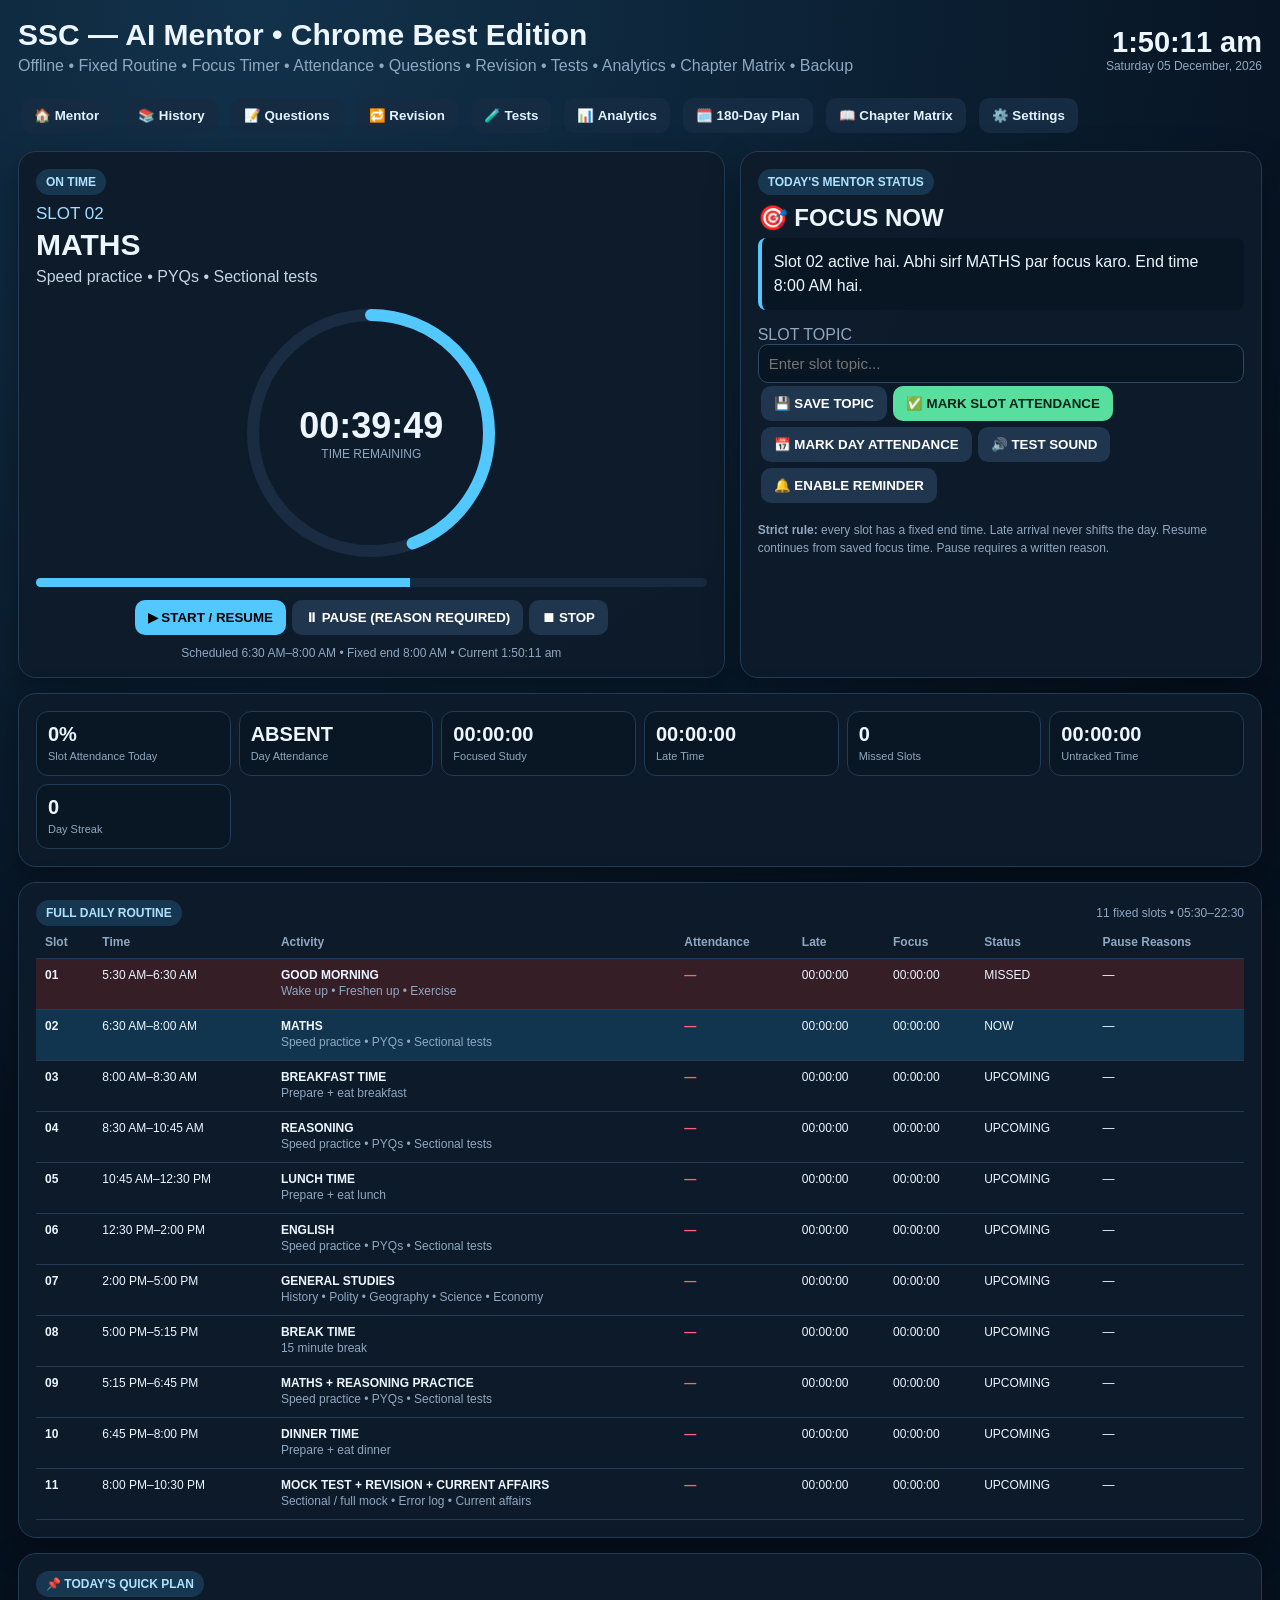
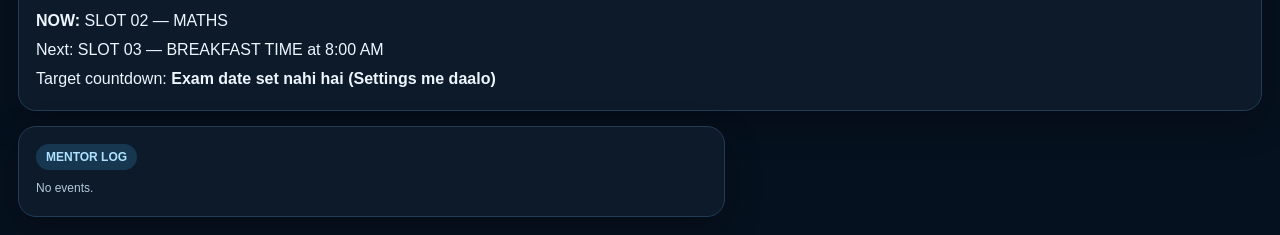
<file: UPDATE WEPSIDE/EXAM_MENTOR.html>
<!doctype html>
<html lang="en">
<head>
<meta charset="utf-8">
<meta name="viewport" content="width=device-width,initial-scale=1">
<title>AI Mentor</title>
<link rel="manifest" href="./manifest.json"><meta name="theme-color" content="#06111f">
<style>
:root{--bg:#06111f;--card:#0d1b2b;--line:#223c57;--text:#edf6ff;--muted:#8fa8c1;--blue:#53c8ff;--green:#58dfa0;--red:#ff6378;--yellow:#ffd166;--purple:#b79cff}
*{box-sizing:border-box}body{margin:0;background:radial-gradient(circle at 20% 0,#12324b,#06111f 55%);color:var(--text);font-family:Segoe UI,Arial,sans-serif}
.app{max-width:1450px;margin:auto;padding:18px}.top{display:flex;justify-content:space-between;align-items:center;gap:15px;flex-wrap:wrap}.brand h1{margin:0;font-size:30px}.brand p{margin:5px 0;color:var(--muted)}.clock{text-align:right;font-size:29px;font-weight:800}.date{font-size:12px;color:var(--muted);font-weight:400}
nav{display:flex;gap:7px;flex-wrap:wrap;margin:15px 0}nav button{background:#142b42;color:#dff4ff}
.grid{display:grid;grid-template-columns:1.15fr .85fr;gap:15px}.card{background:#0d1b2bf2;border:1px solid var(--line);border-radius:18px;padding:17px;box-shadow:0 12px 35px #0005}.wide{grid-column:1/-1}
.badge{display:inline-block;background:#173650;color:#aee2ff;border-radius:20px;padding:6px 10px;font-size:12px;font-weight:800}
.slot{font-size:17px;color:#9fdfff;margin-top:9px}.task{font-size:30px;font-weight:850;margin:4px 0}.topic{color:#c5d5e5;margin:6px 0 12px}
.circle{width:270px;height:270px;margin:8px auto;position:relative}.circle svg{width:100%;height:100%;transform:rotate(-90deg)}circle{fill:none;stroke-width:12}.track{stroke:#1a2c42}.fill{stroke:var(--blue);stroke-linecap:round}
.time{position:absolute;inset:0;display:flex;align-items:center;justify-content:center;flex-direction:column}.time b{font-size:36px}.time span{color:var(--muted);font-size:12px}
button{border:0;border-radius:10px;padding:10px 13px;margin:3px;background:var(--blue);font-weight:800;cursor:pointer}button.alt{background:#20364f;color:white}button.green{background:var(--green);color:#062116}button.red{background:var(--red);color:#2a0610}button.yellow{background:var(--yellow);color:#211a00}
input,select,textarea{width:100%;background:#081522;color:white;border:1px solid #2b4966;border-radius:10px;padding:10px;font-size:15px}textarea{min-height:80px;resize:vertical}
.advice{background:#081624;border-left:4px solid var(--blue);border-radius:8px;padding:12px;line-height:1.5}.muted{color:var(--muted)}
.stats{display:grid;grid-template-columns:repeat(6,1fr);gap:8px}.stat{background:#091624;border:1px solid var(--line);border-radius:12px;padding:11px}.stat b{font-size:20px;display:block}.stat span{font-size:11px;color:var(--muted)}
table{width:100%;border-collapse:collapse}
.ok{font-weight:850}.bad{font-weight:850}th,td{padding:9px;border-bottom:1px solid var(--line);text-align:left;font-size:12px;vertical-align:top}th{color:var(--muted)}tr.now{background:#12354f}tr.missed{background:#361e27}tr.late{background:#332c19}
.progress{height:9px;background:#16293e;border-radius:20px;overflow:hidden;margin:10px 0}.bar{height:100%;background:var(--blue);width:0}
.log{max-height:240px;overflow:auto;font-size:12px;color:#b6c9db;line-height:1.7}.formgrid{display:grid;grid-template-columns:repeat(3,1fr);gap:9px}.formgrid2{display:grid;grid-template-columns:1fr 1fr;gap:9px}
.panel{display:none}.panel.active{display:block}.pill{display:inline-block;padding:4px 8px;border-radius:20px;background:#173650;margin:2px;font-size:11px}.ok{color:var(--green)}.warn{color:var(--yellow)}.bad{color:var(--red)}
.small{font-size:12px;color:var(--muted);line-height:1.5}.list{display:grid;gap:8px}.item{background:#091624;border:1px solid var(--line);border-radius:12px;padding:10px}
@media(max-width:950px){.grid{grid-template-columns:1fr}.wide{grid-column:auto}.stats{grid-template-columns:repeat(3,1fr)}.formgrid{grid-template-columns:1fr 1fr}.clock{font-size:22px}.circle{width:230px;height:230px}}
@media(max-width:600px){.stats,.formgrid,.formgrid2{grid-template-columns:1fr}.app{padding:10px}.task{font-size:24px}}
</style>
</head>
<body>
<div class="app">
<div class="top">
  <div class="brand"><h1>NEET 2027 — AI Mentor • Chrome Best Edition</h1><p>Offline • Fixed Routine • Focus Timer • Attendance • Questions • Revision • Tests • Analytics • Chapter Matrix • Backup</p></div>
  <div class="clock"><div id="clock">--:--:--</div><div class="date" id="date">--</div></div>
</div>

<nav>
<button onclick="tab('home')">🏠 Mentor</button><button onclick="tab('history')">📚 History</button><button onclick="tab('questions')">📝 Questions</button><button onclick="tab('revision')">🔁 Revision</button><button onclick="tab('tests')">🧪 Tests</button><button onclick="tab('analytics')">📊 Analytics</button><button onclick="tab('roadmap')">🗓️ 188-Day Plan</button><button onclick="tab('chapters')">📖 Chapter Matrix</button><button onclick="tab('settings')">⚙️ Settings</button>
</nav>

<div id="home" class="panel active">
<div class="grid">
<section class="card">
 <span class="badge" id="status">CHECKING</span>
 <div class="slot" id="slot">SLOT —</div><div class="task" id="task">Loading…</div><div class="topic" id="topic">—</div>
 <div class="circle"><svg viewBox="0 0 270 270"><circle class="track" cx="135" cy="135" r="118"/><circle class="fill" id="ring" cx="135" cy="135" r="118"/></svg><div class="time"><b id="timer">00:00:00</b><span>TIME REMAINING</span></div></div>
 <div class="progress"><div class="bar" id="bar"></div></div>
 <div style="text-align:center"><button onclick="startTimer()">▶ START / RESUME</button><button class="alt" onclick="pauseTimer()">⏸ PAUSE (REASON REQUIRED)</button><button class="alt" onclick="stopTimer()">⏹ STOP</button></div>
 <div class="muted" id="timing" style="text-align:center;font-size:12px;margin-top:8px">—</div>
</section>

<section class="card">
 <span class="badge">TODAY'S MENTOR STATUS</span><h2 id="mentor" style="margin:9px 0 6px">—</h2><div class="advice" id="advice">—</div>
 <div style="margin-top:16px"><label class="muted">SLOT TOPIC</label><input id="topicInput" placeholder="Enter slot topic..."></div>
 <button class="alt" onclick="saveTopic()">💾 SAVE TOPIC</button><button class="green" onclick="markCurrentSlot()">✅ MARK SLOT ATTENDANCE</button><button class="alt" onclick="markDayAttendance()">📅 MARK DAY ATTENDANCE</button><button class="alt" onclick="testSound()">🔊 TEST SOUND</button><button class="alt" onclick="notifyMe()">🔔 ENABLE REMINDER</button>
 <div class="guide small" style="margin-top:15px"><b>Strict rule:</b> every slot has a fixed end time. Late arrival never shifts the day. Resume continues from saved focus time. Pause requires a written reason.</div>
 <div id="lateMsg" class="small" style="margin-top:10px"></div>
</section>

<section class="card wide"><div class="stats">
<div class="stat"><b id="attendance">0%</b><span>Slot Attendance Today</span></div><div class="stat"><b id="dayAttend">ABSENT</b><span>Day Attendance</span></div><div class="stat"><b id="study">00:00:00</b><span>Focused Study</span></div><div class="stat"><b id="late">00:00:00</b><span>Late Time</span></div><div class="stat"><b id="missed">0</b><span>Missed Slots</span></div><div class="stat"><b id="waste">00:00:00</b><span>Untracked Time</span></div><div class="stat"><b id="streak">0</b><span>Day Streak</span></div>
</div></section>

<section class="card wide">
<div style="display:flex;justify-content:space-between;align-items:center;gap:8px;flex-wrap:wrap"><span class="badge">FULL DAILY ROUTINE</span><span class="small">11 fixed slots • 05:30–23:45</span></div>
<table><thead><tr><th>Slot</th><th>Time</th><th>Activity</th><th>Attendance</th><th>Late</th><th>Focus</th><th>Status</th><th>Pause Reasons</th></tr></thead><tbody id="rows"></tbody></table>
</section>

<section class="card wide"><span class="badge">📌 TODAY'S QUICK PLAN</span><div id="quickPlan" style="line-height:1.8;margin-top:10px"></div></section>
<section class="card"><span class="badge">MENTOR LOG</span><div id="log" class="log" style="margin-top:8px">No events.</div></section>
</div></div>


<div id="history" class="panel"><section class="card">
<h2>📚 Day-by-Day History</h2>
<div class="formgrid2"><label>Search Date<input id="historySearch" placeholder="YYYY-MM-DD" oninput="renderHistory()"></label><div><button class="alt" onclick="renderHistory()">🔄 REFRESH HISTORY</button></div></div>
<div style="overflow:auto;margin-top:12px"><table><thead><tr><th>Date</th><th>Day Attendance</th><th>Slots</th><th>Focus</th><th>Late</th><th>Missed</th><th>Questions</th><th>Accuracy</th></tr></thead><tbody id="historyRows"></tbody></table></div>
</section></div>
<div id="questions" class="panel"><section class="card">
<h2>📝 Daily Question Tracker</h2><div class="formgrid" id="qForm"></div><button class="green" onclick="saveQuestions()">💾 SAVE TODAY'S QUESTIONS</button><div id="questionStats" style="margin-top:14px"></div></section></div>

<div id="revision" class="panel"><section class="card">
<h2>🔁 Revision Tracker</h2><div class="formgrid2"><label>Chapter / Topic<input id="revTopic" placeholder="e.g. Cell Cycle"></label><label>Revision Round<select id="revRound"><option>1st Revision</option><option>2nd Revision</option><option>3rd Revision</option><option>Final Revision</option></select></label></div>
<label style="display:block;margin-top:9px">Notes / Weak Point<textarea id="revNote" placeholder="क्या भूल रहे हो / क्या revise करना है?"></textarea></label><button class="green" onclick="addRevision()">➕ ADD REVISION</button><div id="revisionList" class="list" style="margin-top:14px"></div></section></div>

<div id="tests" class="panel"><section class="card">
<h2>🧪 Mock Test Tracker</h2><div class="formgrid" id="testForm"></div>
<button class="green" onclick="addTest()">➕ SAVE TEST</button><div id="testList" class="list" style="margin-top:14px"></div></section></div>

<div id="analytics" class="panel"><section class="card">
<h2>📊 Complete Analysis — Today / 7 Days / Month</h2><div class="stats"><div class="stat"><b id="dayAttend">0%</b><span>Day Attendance</span></div><div class="stat"><b id="dayStudy">0m</b><span>Day Focus</span></div><div class="stat"><b id="weekAttend">0%</b><span>7-Day Attendance</span></div><div class="stat"><b id="weekStudy">0m</b><span>7-Day Focus</span></div><div class="stat"><b id="monthAttend">0%</b><span>Month Attendance</span></div><div class="stat"><b id="monthStudy">0m</b><span>Month Focus</span></div></div><div id="analyticsDetail" style="line-height:1.8;margin-top:14px"></div>
<h3>Subject-wise Focus</h3><div id="subjectFocus"></div><h3>Recent Mock Tests</h3><div id="testAnalytics"></div></section></div>


<div id="roadmap" class="panel"><section class="card">
<h2>🗓️ NEET 2027 — 188-Day Roadmap & 7-Day Target Lock</h2>
<p class="small">Start: 26 Oct 2026. Plan is editable and stored only in this browser. Exam date is provisional; update it in Settings when officially confirmed.</p>
<div class="formgrid2">
<label>Roadmap Start Date<input id="roadmapStart" type="date" value="2026-10-26"></label>
<label>Daily Plan Date<input id="roadmapDate" type="date"></label>
</div>
<div class="formgrid" id="roadForm"></div>
<label>Questions / revision / test target<textarea id="roadPractice" placeholder="MCQs, PYQs, revision or test"></textarea></label>
<button class="green" onclick="saveRoadDay()">💾 SAVE DAILY PLAN</button>
<button class="alt" onclick="loadRoadDay()">LOAD SELECTED DATE</button>
<hr style="border-color:#223c57;margin:18px 0">
<h3>7-Day Target Lock</h3>
<label>Week starting date<input id="weekDate" type="date"></label>
<label>Next 7 days target<textarea id="weekTarget" placeholder="Biology: ...&#10;Chemistry: ...&#10;Physics: ...&#10;Test / revision: ..."></textarea></label>
<button class="yellow" onclick="saveWeekTarget()">🔒 LOCK / UPDATE 7-DAY TARGET</button>
<div id="weekTargetStatus" class="advice" style="margin-top:8px"></div>
<hr style="border-color:#223c57;margin:18px 0">
<div class="row" style="display:flex;gap:8px;flex-wrap:wrap;align-items:center">
<button class="alt" onclick="generateRoadmap()">GENERATE 188-DAY OUTLINE</button>
<button class="alt" onclick="renderRoadmap()">REFRESH ROADMAP</button>
</div>
<div id="roadmapSummary" class="advice" style="margin-top:12px"></div>
<div style="overflow:auto;margin-top:12px"><table><thead><tr id="roadHead"></tr></thead><tbody id="roadmapRows"></tbody></table></div>
</section></div>

<div id="chapters" class="panel"><section class="card">
<h2>📖 NEET Chapter Matrix — Subject-wise System</h2>
<div class="advice">Official-syllabus baseline: NEET UG 2026 syllabus (latest official syllabus located during this update). NEET UG 2027 syllabus has not been located as a published official document as of 26 Oct 2026; when NMC/NTA publish it, compare and update this list. Your Efforts vs Rewards PDF is used as a separate priority signal, not as a reason to skip any syllabus chapter.</div>
<div class="stats" style="margin-top:12px">
<div class="stat"><b id="chTotal">0</b><span>Chapters in tracker</span></div>
<div class="stat"><b id="chDone">0</b><span>Marked complete</span></div>
<div class="stat"><b id="chProgress">0%</b><span>Overall completion</span></div>
<div class="stat"><b id="chHigh">0</b><span>High-priority chapters (yours)</span></div>
<div class="stat"><b id="chPending">0</b><span>Not started</span></div>
<div class="stat"><b id="chSubs">0</b><span>Subjects</span></div>
</div>
<div class="formgrid" style="margin-top:12px">
<label>Section<select id="chapterSubject" onchange="renderChapters()"><option value="All">All Sections</option><option>Physics</option><option>Physical Chemistry</option><option>Organic Chemistry</option><option>Inorganic Chemistry</option><option>Botany</option><option>Zoology</option></select></label>
<label>Completion status<select id="chapterStatusFilter" onchange="renderChapters()"><option value="All">All statuses</option><option value="Not started">Not started</option><option value="Lectures in progress">Lectures in progress</option><option value="Questions in progress">Questions in progress</option><option value="Revision pending">Revision pending</option><option value="Completed">Completed</option></select></label>
<label>Search chapter<input id="chapterSearch" placeholder="Search chapter..." oninput="renderChapters()"></label>
</div>
<div class="formgrid2" style="margin-top:10px">
<label>Show priority<select id="chapterPriorityFilter" onchange="renderChapters()"><option value="All">All priorities</option><option value="High">High efficiency (PDF)</option><option value="Medium">Medium efficiency (PDF)</option><option value="Unranked">Not ranked in supplied PDF</option></select></label>
<div><button class="alt" onclick="exportChapterCSV()">⬇ Export Chapter Matrix CSV</button><button class="alt" onclick="resetChapterStatuses()">Reset chapter statuses</button></div>
</div>
<p class="small">Workflow for each chapter: mark lecture progress → complete NCERT/notes → log chapter-wise MCQs/PYQs in your question notebook → revise → mark complete. The status is saved locally on this browser/device.</p>
<div style="overflow:auto;margin-top:12px"><table><thead><tr><th>Section</th><th>Chapter</th><th>Your priority</th><th>Recommended chapter workflow</th><th>Status</th><th>Target date</th><th>Notes</th></tr></thead><tbody id="chapterRows"></tbody></table></div>
<div id="chapterFooter" class="advice" style="margin-top:12px"></div>
</section></div>

<div id="settings" class="panel"><section class="card">
<h2>⚙️ Backup / Settings</h2><div class="formgrid2"><label>NEET Target Date<input id="targetDate" type="date"></label><label>Reminder Minutes Before Slot<input id="reminderMin" type="number" min="0" max="60" value="2"></label></div>
<div style="margin-top:10px"><button onclick="exportData()">⬇ EXPORT BACKUP</button><button onclick="importData()">⬆ IMPORT BACKUP</button><button class="red" onclick="resetToday()">RESET TODAY</button><button class="yellow" onclick="clearAllData()">CLEAR ALL DATA</button></div>
<div class="advice" style="margin-top:12px"><b>NEET 2027 Countdown:</b> <span id="countdown"></span><br><span class="small">Default target: 02 May 2027. Change it above if the official exam date differs.</span></div>
<p class="small">Data stays in this Chrome browser using localStorage. Export a JSON backup regularly. This is a standalone offline app; no account or server is required.</p></section></div>
</div>

<script>
/* ===== EXAM CONFIG (SSC / Computer Science / GATE / JEE / UPSC) ===== */
const CFG=(function(){
const P=new URLSearchParams(location.search),ID=P.get('exam')||'SSC',KEY="ajay_mentor_"+ID.replace(/\s+/g,'_')+"_v1";
const parse=(s,subject)=>{let part='',o=[];s.split(';').forEach(x=>{x=x.trim();if(!x)return;if(x[0]==='#')part=x.slice(1);else o.push({section:subject,part,name:x})});return o};
const today=new Date().toLocaleDateString('en-CA',{timeZone:'Asia/Kolkata'});
const slots=(L,pd)=>{const m=(n,i,a,b)=>[n,L[i][0],a,b,L[i][2]||pd,L[i][1]];return[
["01","GOOD MORNING","05:30","06:30","Wake up • Freshen up • Exercise",null],m("02",0,"06:30","08:00"),
["03","BREAKFAST TIME","08:00","08:30","Prepare + eat breakfast",null],m("04",1,"08:30","10:45"),
["05","LUNCH TIME","10:45","12:30","Prepare + eat lunch",null],m("06",2,"12:30","14:00"),m("07",3,"14:00","17:00"),
["08","BREAK TIME","17:00","17:15","15 minute break",null],m("09",4,"17:15","18:45"),
["10","DINNER TIME","18:45","20:00","Prepare + eat dinner",null],m("11",5,"20:00","22:30")]};
const EM="#Core;Linear Algebra;Calculus;Differential Equations;Complex Variables;Probability & Statistics;Numerical Methods;Transform Theory;Discrete Mathematics & Graph Theory (CS/IT)";
const GA="#Verbal;Grammar & Sentence Completion;Vocabulary & Verbal Reasoning;Reading Comprehension;#Numerical;Arithmetic & Data Interpretation;Algebra & Mensuration;Probability & Permutation;Logical & Spatial Reasoning";
const BR={"CS & IT":"#Core;Digital Logic;Computer Organization & Architecture;Programming & Data Structures;Algorithms;Theory of Computation;Compiler Design;Operating Systems;Databases;Computer Networks",
"Mechanical":"#Core;Engineering Mechanics;Strength of Materials;Theory of Machines;Machine Design;Fluid Mechanics;Heat Transfer;Thermodynamics;IC Engines, Refrigeration & Power Plants;Manufacturing Engineering;Industrial Engineering;Materials Science",
"Electrical":"#Core;Electric Circuits;Electromagnetic Fields;Signals & Systems;Electrical Machines;Power Systems;Control Systems;Electrical & Electronic Measurements;Analog Electronics;Digital Electronics;Power Electronics",
"Civil":"#Core;Engineering Mechanics;Structural Analysis;RCC & Steel Design;Geotechnical Engineering;Fluid Mechanics & Hydraulics;Hydrology & Irrigation;Environmental Engineering;Transportation Engineering;Surveying;Construction Materials & Management"};
let branch=null;try{branch=JSON.parse(localStorage.getItem(KEY)||"{}").branch}catch(e){} branch=BR[branch]?branch:"CS & IT";
const GP="PYQs • Numerical practice • Topic tests";
const EX={
SSC:{short:"SSC",subs:["Maths","Reasoning","English","GS"],total:200,days:180,pd:"Speed practice • PYQs • Sectional tests",
L:[["MATHS","Maths"],["REASONING","Reasoning"],["ENGLISH","English"],["GENERAL STUDIES","GS","History • Polity • Geography • Science • Economy"],["MATHS + REASONING PRACTICE","Maths"],["MOCK TEST + REVISION + CURRENT AFFAIRS","GS","Sectional / full mock • Error log • Current affairs"]],
ch:{Maths:"#Arithmetic;Number System;Simplification & Approximation;HCF & LCM;Percentage;Ratio & Proportion;Average;Profit, Loss & Discount;Simple & Compound Interest;Time & Work;Pipes & Cisterns;Time, Speed & Distance;Mixture & Alligation;Partnership;#Algebra;Linear Equations;Quadratic Equations;Algebraic Identities;Inequalities;#Geometry;Lines & Angles;Triangles;Circles;Quadrilaterals & Polygons;Coordinate Geometry;#Mensuration;2D Mensuration;3D Mensuration;#Trigonometry;Ratios & Identities;Heights & Distances;#Data;Data Interpretation;Statistics",
Reasoning:"#Verbal;Analogy;Classification (Odd One Out);Number & Alphabet Series;Coding-Decoding;Blood Relations;Direction & Distance;Ranking & Order;Syllogism;Statement & Conclusions;Venn Diagrams;Mathematical Operations;Calendar & Clock;#Non-verbal;Figure Series;Mirror & Water Image;Paper Folding & Cutting;Embedded Figures;Counting Figures;Cubes & Dice",
English:"#Grammar;Parts of Speech;Tenses;Subject-Verb Agreement;Articles & Prepositions;Active-Passive Voice;Direct-Indirect Speech;Error Spotting;Sentence Improvement;#Vocabulary;Synonyms & Antonyms;One Word Substitution;Idioms & Phrases;Spelling Errors;#Comprehension;Reading Comprehension;Cloze Test;Para Jumbles;Fill in the Blanks",
GS:"#History;Ancient India;Medieval India;Modern India;Indian National Movement;#Polity;Constitution & Preamble;Fundamental Rights & DPSP;Parliament & Judiciary;Panchayati Raj;#Geography;Indian Geography;World Geography;Climate & Rivers;#Economy;Indian Economy Basics;Budget & Banking;#Science;Physics Basics;Chemistry Basics;Biology & Human Body;#Static GK & Current Affairs;Static GK;Awards, Books & Sports;Current Affairs"}},
"Computer Science":{short:"CS",subs:["Python","javascript","Java","C++","DSA"],total:100,days:150,pd:"Coding practice • Problems • Debugging",wf:"Concept → code along → practice problems → mini project → revision",
L:[["PYTHON","Python","Concept + code along"],["JAVASCRIPT","javascript","Concept + code along"],["JAVA","Java","Concept + code along"],["DSA LECTURE","DSA","Theory + dry run"],["CODING PRACTICE (DSA PROBLEMS)","DSA"],["C++ + PROJECT WORK + REVISION","C++","Practice • Mini project • Revision"]],
ch:{Python:"#Basics;Syntax, Variables & Data Types;Operators & Input/Output;Conditionals & Loops;Functions & Lambda;#Data;Strings;Lists & Tuples;Dictionaries & Sets;Comprehensions;#Advanced;File Handling;Exception Handling;OOP in Python;Modules & Packages;Decorators & Generators;#Libraries & Project;NumPy & Pandas;Matplotlib;Python Mini Project",
javascript:"#Basics;Variables, Types & Operators;Control Flow & Loops;Functions & Scope;Arrays & Objects;#Core;ES6+ Features;DOM Manipulation;Events;Closures & Hoisting;this, call/apply/bind;Prototypes & Classes;#Async;Callbacks & Promises;async/await & Fetch;Error Handling;Modules;LocalStorage & JSON;#Project;JavaScript Mini Project",
Java:"#Basics;Syntax, Data Types & Operators;Control Statements;Arrays & Strings;Methods;#OOP;Classes & Objects;Inheritance & Polymorphism;Abstraction & Interfaces;Encapsulation & Packages;#Advanced;Exception Handling;Collections Framework;Generics;File I/O;Multithreading;Streams & Lambda;JDBC Basics;#Project;Java Mini Project",
"C++":"#Basics;Syntax, Data Types & I/O;Control Flow & Loops;Functions & Recursion;Arrays & Strings;Pointers & References;#OOP;Classes & Objects;Constructors & Destructors;Inheritance & Polymorphism;Operator Overloading;#Advanced;Templates;STL: Vector, Map, Set;File Handling;Exception Handling;Memory Management;#Project;C++ Mini Project",
DSA:"#Basics;Complexity Analysis;Arrays;Strings;Recursion & Backtracking;Searching & Sorting;#Linear;Linked Lists;Stacks;Queues;Hashing;#Non-linear;Trees & BST;Heaps & Priority Queue;Graphs: BFS/DFS;Shortest Path;Tries;#Paradigms;Greedy;Dynamic Programming;Two Pointers & Sliding Window;Bit Manipulation;#Practice;Contests & Mock Interviews"}},
GATE:{short:"GATE",subs:["Engineering Maths","General Aptitude",branch],total:100,days:180,pd:GP,branches:Object.keys(BR),
L:[[branch+" (CORE 1)",branch],[branch+" (CORE 2)",branch],["ENGINEERING MATHS","Engineering Maths"],[branch+" LECTURE",branch],[branch+" PYQ PRACTICE",branch],["GENERAL APTITUDE + PYQs","General Aptitude"]],
ch:{"Engineering Maths":EM,"General Aptitude":GA,[branch]:BR[branch]}},
JEE:{short:"JEE",subs:["Physics","Maths","Chemistry"],total:300,days:200,pd:"MCQs • PYQs • Numericals",
L:[["MATHS","Maths"],["CHEMISTRY","Chemistry"],["CHEMISTRY QUESTIONS","Chemistry"],["PHYSICS LECTURE","Physics"],["PHYSICS QUESTIONS","Physics"],["MATHS PROBLEM PRACTICE + DOUBT BOOK","Maths","Problems • PYQs • Doubt book"]],
ch:{Physics:"#Mechanics;Units & Measurements;Kinematics;Laws of Motion;Work, Energy & Power;Rotational Motion;Gravitation;Properties of Solids & Fluids;#Thermal;Thermodynamics;Kinetic Theory;Oscillations;Waves;#Electromagnetism;Electrostatics;Capacitance;Current Electricity;Magnetic Effects of Current;Magnetism & Matter;Electromagnetic Induction;Alternating Current;EM Waves;#Optics & Modern;Ray Optics;Wave Optics;Dual Nature;Atoms & Nuclei;Semiconductors;Experimental Skills",
Maths:"#Algebra;Sets & Relations;Complex Numbers;Quadratic Equations;Sequences & Series;Permutations & Combinations;Binomial Theorem;Matrices & Determinants;Probability;Statistics;#Trigonometry;Trigonometric Functions & Equations;Inverse Trigonometry;#Coordinate Geometry;Straight Lines;Circles;Parabola;Ellipse;Hyperbola;#Calculus;Limits, Continuity & Differentiability;Application of Derivatives;Indefinite Integration;Definite Integration & Area;Differential Equations;#Vectors & 3D;Vector Algebra;3D Geometry",
Chemistry:"#Physical;Mole Concept;Atomic Structure;Thermodynamics;Chemical Equilibrium;Ionic Equilibrium;Redox Reactions;Solutions;Electrochemistry;Chemical Kinetics;Solid State & Surface Chemistry;#Inorganic;Periodic Table;Chemical Bonding;s-Block;p-Block;d & f Block;Coordination Compounds;Metallurgy & Qualitative Analysis;Environmental Chemistry;#Organic;GOC;Isomerism;Hydrocarbons;Haloalkanes & Haloarenes;Alcohols, Phenols & Ethers;Aldehydes, Ketones & Acids;Amines;Biomolecules & Polymers;Practical Chemistry"}},
UPSC:{short:"UPSC",subs:["History","Polity","Geography","Economy","Environment","Science & Tech","Current Affairs","CSAT"],total:200,days:365,pd:"MCQs • PYQs • Answer writing",wf:"Standard book/notes → notes making → PYQs + MCQs → answer writing → revision",
L:[["HISTORY","History"],["POLITY","Polity"],["GEOGRAPHY","Geography"],["ECONOMY + ENVIRONMENT + SCI-TECH","Economy","Rotate Economy • Environment • Science & Tech"],["ANSWER WRITING + MCQ PRACTICE","Polity","Answer writing • PYQs • MCQs"],["NEWSPAPER + CURRENT AFFAIRS + CSAT","Current Affairs","Newspaper • Monthly compilation • CSAT practice"]],
ch:{History:"#Ancient;Prehistoric & Indus Valley;Vedic & Mauryan Age;Gupta & Post-Gupta Period;#Medieval;Delhi Sultanate;Mughal Empire;Bhakti & Sufi Movements;#Modern;Advent of Europeans & British Expansion;Revolt of 1857;Freedom Struggle: Moderates to Gandhian Era;Post-Independence India;#Art & Culture;Architecture, Painting & Music;Religion, Literature & Festivals",
Polity:"Constitution Making & Preamble;Fundamental Rights & DPSP;Union Executive;Parliament;Judiciary;State Government;Federalism & Centre-State Relations;Local Government;Constitutional & Non-Constitutional Bodies;Amendments & Emergency;Governance & Policies",
Geography:"#Physical;Geomorphology;Climatology;Oceanography;#Indian;Physiography & Drainage;Climate, Soils & Vegetation;Agriculture & Industries;#World & Human;World Regions & Resources;Population & Settlements",
Economy:"Basic Concepts & National Income;Money, Banking & Inflation;Fiscal Policy & Budget;External Sector & Trade;Agriculture & Food Security;Industry & Infrastructure;Poverty, Unemployment & Inclusive Growth;Economic Survey & Schemes",
Environment:"Ecosystem & Biodiversity;Climate Change;Pollution & Environmental Laws;Conservation & Protected Areas;International Conventions",
"Science & Tech":"Basic Science Concepts;Space Technology;Defence & Nuclear;Biotechnology & Health;IT, AI & Cyber;Energy Technologies",
"Current Affairs":"Daily Newspaper;Monthly Compilation;Government Schemes;International Relations;Reports & Indices",
CSAT:"Reading Comprehension;Logical Reasoning;Basic Numeracy;Data Interpretation;Decision Making"}}};
const e=EX[ID]||EX.SSC,name=EX[ID]?ID:"SSC";
let chapters=[];e.subs.forEach(s=>chapters=chapters.concat(parse(e.ch[s]||"",s)));
return{id:name,title:name,short:e.short,key:KEY,slots:slots(e.L,e.pd),subjects:e.subs,chapters,total:e.total,days:e.days,target:"",start:today,branches:e.branches||null,branch,
workflow:e.wf||"Lecture/notes → chapter-wise practice + PYQs → error log → revision"}})();
</script>
<script>

let S=CFG.slots;
const KEY=CFG.key;
let db=JSON.parse(localStorage.getItem(KEY)||"null")||{topic:"Full Test Syllabus",target:CFG.target,reminder:2,days:{},revisions:[],tests:[],logs:[],roadmap:{},weekTargets:{},roadmapStart:CFG.start};
let active=-1,running=false,paused=false,startStamp=0,accBefore=0,intv=null,lastReminderKey="";
db.slotTopics ||= {}; db.roadDays ||= CFG.days; if(db.routine&&db.routine.length)S=db.routine; db.roadmap ||= {}; db.weekTargets ||= {}; db.roadmapStart ||= CFG.start;
initUI();const ring=document.getElementById("ring"),R=118,C=2*Math.PI*R;ring.style.strokeDasharray=C;ring.style.strokeDashoffset=C;
const pad=n=>String(n).padStart(2,"0");
function dateKey(d=new Date()){return d.toLocaleDateString("en-CA",{timeZone:"Asia/Kolkata"})}
function nowMin(){let s=new Date().toLocaleTimeString("en-GB",{timeZone:"Asia/Kolkata",hour12:false});let [h,m,sec]=s.split(":").map(Number);return h*60+m+sec/60}
function mins(x){let [h,m]=x.split(":").map(Number);return h*60+m}
function time12(hm){
 let [h,m]=hm.split(":").map(Number),ap=h>=12?"PM":"AM",hh=h%12||12;
 return `${hh}:${String(m).padStart(2,"0")} ${ap}`;
}
function fmt(sec){sec=Math.max(0,Math.floor(sec));let h=Math.floor(sec/3600),m=Math.floor(sec%3600/60),s=sec%60;return [h,m,s].map(pad).join(":")}
function fm(sec){sec=Math.round(sec/60);return sec>=60?`${Math.floor(sec/60)}h ${sec%60}m`:`${sec}m`}
function save(){localStorage.setItem(KEY,JSON.stringify(db))}
function today(){let k=dateKey();if(!db.days[k])db.days[k]={slots:{},questions:null};return db.days[k]}
function rec(i){return today().slots[i] ||= {study:0,late:0,att:false,opened:null,done:false,missed:false,pauseReasons:[],topic:""}}
function log(x){db.logs.unshift(`[${new Date().toLocaleString("en-IN")}] ${x}`);db.logs=db.logs.slice(0,300);save();renderLog()}
function current(){let n=nowMin();return S.findIndex(x=>n>=mins(x[2])&&n<mins(x[3]))}
function tab(id){document.querySelectorAll(".panel").forEach(x=>x.classList.remove("active"));document.getElementById(id).classList.add("active");if(id==="analytics"){renderAnalytics();renderSubjectFocus()}if(id==="history")renderHistory();if(id==="revision")renderRevisions();if(id==="tests")renderTests();if(id==="roadmap"){loadRoadDay();renderRoadmap()}if(id==="chapters"){renderChapters()}}
function startTimer(){
 let i=current();
 if(i<0&&paused&&active>=0){let n=nowMin();if(n>=mins(S[active][2])&&n<mins(S[active][3]))i=active}
 if(i<0){alert("Abhi koi active scheduled slot nahi hai.");return}
 active=i;let r=rec(i),n=nowMin();if(r.done){alert("Ye slot complete ho chuka hai.");return}
 if(!r.att){r.att=true;r.opened=Date.now();r.late=Math.max(0,Math.round((n-mins(S[i][2]))*60));today().dayAttend=true;today().dayAttendTime=today().dayAttendTime||new Date().toISOString();log(r.late?`Slot ${S[i][0]}: ${fmt(r.late)} late.`:`Slot ${S[i][0]}: on time start.`)}
 r.missed=false;accBefore=Number(r.study)||0;running=true;paused=false;startStamp=Date.now();clearInterval(intv);intv=setInterval(tick,250);testSound();save();tick()
}
function pauseTimer(){
 if(!running||active<0)return;
 let r=rec(active),total=(mins(S[active][3])-mins(S[active][2]))*60,elapsed=Math.max(0,(Date.now()-startStamp)/1000),focus=Math.min(total,accBefore+elapsed);
 let reason=prompt("⏸️ PAUSE REASON LIKHIYE\n\nExample: Bathroom jana hai / Pani peena hai / Walk karna hai\n\nReason likhkar OK/Enter dabaiye. Cancel = pause nahi hoga:");
 r.study=focus;
 if(reason===null||!reason.trim()){save();draw();alert("❌ Pause nahi hua. Reason compulsory hai.");return}
 running=false;paused=true;clearInterval(intv);intv=null;r.pauseReasons ||= [];r.pauseReasons.push({time:new Date().toISOString(),reason:reason.trim(),duration:Math.round(elapsed)});log(`⏸️ PAUSED — ${reason.trim()} (${fmt(elapsed)})`);save();draw()
}
function endTimeWatchdog(){
  if(active<0)return;
  let r=rec(active),end=mins(S[active][3])*60,now=nowMin()*60;
  if(!r.done && now>=end){
    r.done=true;
    r.study=Math.min((mins(S[active][3])-mins(S[active][2]))*60,r.study||0);
    running=false;
    paused=false;
    clearInterval(intv); intv=null;
    alarm();
    log(`TIME UP — SLOT ${S[active][0]} ${S[active][1]}`);
    draw();
    alert("⏰ TIME UP — STOP THIS SLOT NOW.");
    save();
  }
}
function stopTimer(){
 if(active>=0&&running){let r=rec(active),total=(mins(S[active][3])-mins(S[active][2]))*60,elapsed=Math.max(0,(Date.now()-startStamp)/1000);r.study=Math.min(total,accBefore+elapsed)}
 running=false;paused=false;clearInterval(intv);intv=null;if(active>=0)log(`Slot ${S[active][0]} stopped.`);save();draw()
}
setInterval(endTimeWatchdog, 250);
function tick(){
 if(active<0)return;let r=rec(active),end=mins(S[active][3])*60,rem=end-nowMin()*60,total=(mins(S[active][3])-mins(S[active][2]))*60;
 if(running){let elapsed=(Date.now()-startStamp)/1000;r.study=Math.max(r.study,Math.min(total,accBefore+elapsed));save()}
 if(rem<=0){r.done=true;r.study=Math.min(total,r.study||total);running=false;paused=false;clearInterval(intv);intv=null;alarm();log(`TIME UP — SLOT ${S[active][0]} ${S[active][1]}`);alert("⏰ TIME UP — STOP THIS SLOT NOW.")}
 draw()
}
function reconcile(){
 let n=nowMin(),d=today();
 S.forEach((x,i)=>{let r=rec(i),st=mins(x[2]),en=mins(x[3]);if(n>=en&&!r.att&&!r.done)r.missed=true;let available=Math.max(0,Math.min(en,n)-st)*60;r.waste=Math.max(0,Math.round(available-(r.study||0)))});
 save()
}
function draw(){
 let d=new Date(),n=nowMin(),i=current();document.getElementById("clock").textContent=d.toLocaleTimeString("en-IN",{hour12:true});document.getElementById("date").textContent=d.toLocaleDateString("en-IN",{weekday:"long",day:"2-digit",month:"long",year:"numeric"});
 if(i<0){document.getElementById("status").textContent="NO ACTIVE SLOT";document.getElementById("slot").textContent="SLOT —";document.getElementById("task").textContent=n<mins(S[0][2])?"WAITING FOR 05:30":"BETWEEN / AFTER SLOTS";document.getElementById("topic").textContent="";document.getElementById("timer").textContent="00:00:00";ring.style.strokeDashoffset=C;document.getElementById("bar").style.width="0";document.getElementById("mentor").textContent="SCHEDULE CHECK";document.getElementById("advice").textContent=missedCount()?`⚠️ Aaj ${missedCount()} slot(s) miss ho chuke hain.`:next();renderRows();stats();return}
 active=i;let x=S[i],st=mins(x[2]),en=mins(x[3]),rem=Math.max(0,(en-n)*60),total=(en-st)*60,r=rec(i);
 document.getElementById("status").textContent=r.late?`LATE BY ${fmt(r.late)}`:"ON TIME";document.getElementById("slot").textContent=`SLOT ${x[0]}`;document.getElementById("task").textContent=x[1];document.getElementById("topic").textContent=(rec(i).topic||db.slotTopics[i]||x[4]); document.getElementById("topicInput").value=(rec(i).topic||db.slotTopics[i]||"");document.getElementById("timer").textContent=fmt(rem);document.getElementById("timing").textContent=`Scheduled ${time12(x[2])}–${time12(x[3])} • Fixed end ${time12(x[3])} • Current ${d.toLocaleTimeString("en-IN",{hour12:true})}`;ring.style.strokeDashoffset=C*(1-rem/total);document.getElementById("bar").style.width=(100*(1-rem/total))+"%";
 document.getElementById("mentor").textContent=r.late?"⚠️ LATE ARRIVAL DETECTED":"🎯 FOCUS NOW";document.getElementById("advice").textContent=r.late?`Aap ${fmt(r.late)} late aaye. Extra time nahi. Slot ${x[0]} ${x[3]} par end hoga. Remaining ${fmt(rem)} mein task complete karo.`:`Slot ${x[0]} active hai. Abhi sirf ${x[1]} par focus karo. End time ${time12(x[3])} hai.`;document.getElementById("lateMsg").textContent=r.late?`Late arrival: ${fmt(r.late)} • Remaining: ${fmt(rem)}`:"";
 renderRows();stats();quickPlan();checkReminder()
}
function next(){let n=nowMin();for(let x of S)if(n<mins(x[2]))return`Next: SLOT ${x[0]} — ${x[1]} at ${time12(x[2])}`;return"Today's routine complete."}
function missedCount(){return S.filter((x,i)=>rec(i).missed).length}

function markCurrentSlot(){
 let i=current(); if(i<0){alert("Abhi koi active scheduled slot nahi hai.");return}
 let r=rec(i),n=nowMin();
 if(!r.att){r.att=true;r.opened=Date.now();r.late=Math.max(0,Math.round((n-mins(S[i][2]))*60));log(`MANUAL ATTENDANCE: SLOT ${S[i][0]} — ${r.late?fmt(r.late)+" late":"ON TIME"}`);save();draw();alert(`✅ SLOT ${S[i][0]} attendance marked.\n${r.late?("Late: "+fmt(r.late)):"On time."}`)}
 else alert("इस slot की attendance पहले ही marked है.");
}
function markDayAttendance(){
 let d=today();d.dayAttend=true;d.dayAttendTime=d.dayAttendTime||new Date().toISOString();save();log("DAY ATTENDANCE marked PRESENT");draw();alert("📅 आज की Day Attendance PRESENT mark हो गई.");
}
function dayPeriod(k){
 let d=db.days[k],o={present:0,study:0,late:0,miss:0,questions:0,correct:0};
 if(!d)return o;
 S.forEach((x,i)=>{let r=d.slots?.[i];if(r){if(r.att)o.present++;o.study+=r.study||0;o.late+=r.late||0;if(r.missed)o.miss++}});
 let q=d.questions;
 if(q){Object.values(q).forEach(z=>{o.questions+=z?.a||0;o.correct+=z?.c||0})}
 return o
}
function renderHistory(){
 let q=(document.getElementById("historySearch")?.value||"").trim();
 let keys=Object.keys(db.days).sort().reverse().filter(k=>!q||k.includes(q));
 document.getElementById("historyRows").innerHTML=keys.map(k=>{
  let d=db.days[k],a=dayPeriod(k),acc=a.questions?Math.round(a.correct/a.questions*100):0;
  return `<tr><td><b>${k}</b></td><td>${d.dayAttend?"PRESENT":"—"}</td><td>${a.present}/${S.length}</td><td>${fmt(a.study)}</td><td>${fmt(a.late)}</td><td>${a.miss}</td><td>${a.questions}</td><td>${acc}%</td></tr>`;
 }).join("")||`<tr><td colspan="8">No saved history yet.</td></tr>`;
}

function renderRows(){
 let n=nowMin();
 document.getElementById("rows").innerHTML=S.map((x,i)=>{
   let r=rec(i),st=mins(x[2]),en=mins(x[3]);
   let status=i===current()?"NOW":r.done?"DONE":r.timeUp?"TIME UP — VERIFY":r.missed?"MISSED":r.att?"ATTENDED":n>=en?"MISSED":"UPCOMING";
   let cl=status==="NOW"?"now":status==="MISSED"?"missed":r.late?"late":"";
   let attendance=r.att?'<span class="ok">✅ PRESENT</span>':'<span class="bad">—</span>';
   let topic=r.topic||db.slotTopics[i]||x[4];
   let reasons=(r.pauseReasons||[]).map(p=>p.reason).join(" • ")||"—";
   return `<tr class="${cl}">
     <td><b>${x[0]}</b></td>
     <td>${time12(x[2])}–${time12(x[3])}</td>
     <td><b>${x[1]}</b><div class="small">${topic}</div></td>
     <td>${attendance}</td>
     <td>${fmt(r.late||0)}</td>
     <td>${fmt(r.study||0)}</td>
     <td>${status}</td>
     <td>${reasons}</td>
   </tr>`;
 }).join("")
}
function stats(){
 let present=0,study=0,late=0,waste=0,miss=0;S.forEach((x,i)=>{let r=rec(i);if(r.att)present++;study+=r.study||0;late+=r.late||0;waste+=r.waste||0;if(r.missed)miss++});
 document.getElementById("attendance").textContent=Math.round(present/S.length*100)+"%";document.getElementById("dayAttend").textContent=today().dayAttend?"PRESENT":"ABSENT";document.getElementById("study").textContent=fmt(study);document.getElementById("late").textContent=fmt(late);document.getElementById("missed").textContent=miss;document.getElementById("waste").textContent=fmt(waste);document.getElementById("streak").textContent=streak()
}
function streak(){let s=0,base=new Date();for(let k=0;k<365;k++){let d=new Date(base);d.setDate(d.getDate()-k);let key=dateKey(d),dd=db.days[key];if(dd&&Object.values(dd.slots||{}).some(r=>r.att))s++;else break}return s}
function quickPlan(){let i=current(),n=nowMin(),html=i>=0?`<b>NOW:</b> SLOT ${S[i][0]} — ${S[i][1]}<br>`:"";html+=next()+"<br>";html+=`Target countdown: <b>${countdownText()}</b>`;document.getElementById("quickPlan").innerHTML=html}
function period(period){let now=new Date(),dates=[];if(period==="day")dates=[dateKey()];if(period==="week")for(let j=6;j>=0;j--){let d=new Date(now);d.setDate(d.getDate()-j);dates.push(dateKey(d))}if(period==="month"){let y=now.getFullYear(),m=now.getMonth(),days=new Date(y,m+1,0).getDate();for(let j=1;j<=days;j++)dates.push(`${y}-${pad(m+1)}-${pad(j)}`)}let p=0,study=0,late=0,waste=0,miss=0,total=dates.length*S.length;dates.forEach(k=>{let d=db.days[k];if(!d)return;S.forEach((x,i)=>{let r=d.slots?.[i];if(!r)return;if(r.att)p++;study+=r.study||0;late+=r.late||0;waste+=r.waste||0;if(r.missed)miss++})});return{p,study,late,waste,miss,total}}
function renderAnalytics(){
 let a=period("day"),w=period("week"),m=period("month");const pct=x=>Math.round(x.p/x.total*100);document.getElementById("dayAttend").textContent=pct(a)+"%";document.getElementById("dayStudy").textContent=fm(a.study);document.getElementById("weekAttend").textContent=pct(w)+"%";document.getElementById("weekStudy").textContent=fm(w.study);document.getElementById("monthAttend").textContent=pct(m)+"%";document.getElementById("monthStudy").textContent=fm(m.study);
 document.getElementById("analyticsDetail").innerHTML=`<b>DAY:</b> Attendance ${pct(a)}% • Focus ${fmt(a.study)} • Late ${fmt(a.late)} • Untracked ${fmt(a.waste)} • Missed ${a.miss}<br><b>7 DAYS:</b> Attendance ${pct(w)}% • Focus ${fmt(w.study)} • Late ${fmt(w.late)} • Untracked ${fmt(w.waste)} • Missed ${w.miss}<br><b>MONTH:</b> Attendance ${pct(m)}% • Focus ${fmt(m.study)} • Late ${fmt(m.late)} • Untracked ${fmt(m.waste)} • Missed ${m.miss}`;renderTestAnalytics()
}
function saveTopic(){
 let i=current(),value=document.getElementById("topicInput").value.trim();
 if(i===1){db.topic=value||"Biology topic not set";rec(i).topic=db.topic;log(`Biology topic updated: ${db.topic}`)}
 else if(i>=0){rec(i).topic=value;log(`${S[i][1]} topic updated: ${value||"cleared"}`)}
 else {db.topic=value||"Full Test Syllabus";log(`Default Biology topic updated: ${db.topic}`)}
 save();draw()
}
function saveQuestions(){
 let nums=id=>Math.max(0,Number(document.getElementById(id).value)||0);today().questions={physics:{a:nums("qp"),c:nums("qc"),w:nums("qw")},chemistry:{a:nums("cp"),c:nums("cc"),w:nums("cw")},biology:{a:nums("bp"),c:nums("bc"),w:nums("bw")}};save();renderQuestionStats();log("Today's question tracker saved.")
}
function renderQuestionStats(){let q=today().questions;if(!q){document.getElementById("questionStats").innerHTML="No question data saved today.";return}let a=q.physics.a+q.chemistry.a+q.biology.a,c=q.physics.c+q.chemistry.c+q.biology.c,acc=a?Math.round(c/a*100):0;document.getElementById("questionStats").innerHTML=`<span class="pill">Attempted: ${a}</span><span class="pill">Correct: ${c}</span><span class="pill">Accuracy: ${acc}%</span><span class="pill">Wrong: ${q.physics.w+q.chemistry.w+q.biology.w}</span>`}
function addRevision(){let topic=document.getElementById("revTopic").value.trim();if(!topic){alert("Chapter / Topic likhiye.");return}db.revisions.unshift({date:dateKey(),topic,round:document.getElementById("revRound").value,note:document.getElementById("revNote").value.trim()});save();document.getElementById("revTopic").value="";document.getElementById("revNote").value="";renderRevisions();log(`Revision added: ${topic}`)}
function renderRevisions(){document.getElementById("revisionList").innerHTML=db.revisions.slice(0,100).map((r,i)=>`<div class="item"><b>${r.topic}</b> <span class="pill">${r.round}</span><div class="small">${r.date} • ${r.note||"No weak point note"}</div><button class="alt" onclick="deleteRevision(${i})">Delete</button></div>`).join("")||"No revisions added yet."}
function deleteRevision(i){db.revisions.splice(i,1);save();renderRevisions()}
function addTest(){let name=document.getElementById("testName").value.trim();if(!name){alert("Test name likhiye.");return}db.tests.unshift({date:dateKey(),name,total:Number(document.getElementById("testTotal").value)||720,score:Number(document.getElementById("testScore").value)||0,p:Number(document.getElementById("testP").value)||0,c:Number(document.getElementById("testC").value)||0,b:Number(document.getElementById("testB").value)||0});save();renderTests();log(`Mock test saved: ${name}`)}
function renderTests(){document.getElementById("testList").innerHTML=db.tests.map((t,i)=>`<div class="item"><b>${t.name}</b> — ${t.score}/${t.total}<span class="pill">${Math.round(t.score/t.total*100)||0}%</span><div class="small">${t.date} • Physics ${t.p} • Chemistry ${t.c} • Biology ${t.b}</div><button class="alt" onclick="deleteTest(${i})">Delete</button></div>`).join("")||"No tests saved yet."}
function deleteTest(i){db.tests.splice(i,1);save();renderTests()}
function renderTestAnalytics(){let last=db.tests.slice(0,5);document.getElementById("testAnalytics").innerHTML=last.map(t=>`<span class="pill">${t.name}: ${t.score}/${t.total} (${Math.round(t.score/t.total*100)||0}%)</span>`).join(" ")||"No mock tests yet."}
function renderLog(){document.getElementById("log").innerHTML=db.logs.map(x=>`<div>${x}</div>`).join("")||"No events."}
function testSound(){try{let A=window.AudioContext||window.webkitAudioContext,a=new A,o=a.createOscillator(),g=a.createGain();o.frequency.value=700;g.gain.value=.08;o.connect(g);g.connect(a.destination);o.start();setTimeout(()=>{o.stop();a.close()},160)}catch(e){}}
function alarm(){testSound();setTimeout(testSound,220);setTimeout(testSound,440)}
function notifyMe(){if(!("Notification"in window)){alert("Chrome Notification API is not available.");return}Notification.requestPermission().then(p=>alert(p==="granted"?"🔔 Reminder enabled. Keep this page open for reminders.":"Notification permission was not granted."))}
function checkReminder(){let i=current();if(i<0)return;let rem=mins(S[i][2])-nowMin(),key=dateKey()+"-"+i;if(rem>0&&rem<=Number(db.reminder||2)&&lastReminderKey!==key){lastReminderKey=key;if("Notification"in window&&Notification.permission==="granted")new Notification(CFG.title+" Mentor", {body:`SLOT ${S[i][0]} — ${S[i][1]} starts in ${Math.ceil(rem)} minute(s).`});testSound()}}
function countdownText(){let t=new Date(db.target+"T00:00:00"),now=new Date(),days=Math.ceil((t-now)/86400000);return days>0?`${days} day(s) remaining`:days===0?"Target date is today":"Target date passed"}
function exportData(){let blob=new Blob([JSON.stringify(db,null,2)],{type:"application/json"}),a=document.createElement("a");a.href=URL.createObjectURL(blob);a.download=`${CFG.id.replace(/\s+/g,"_")}_Mentor_Backup_${dateKey()}.json`;a.click();URL.revokeObjectURL(a.href)}
function importData(){let i=document.createElement("input");i.type="file";i.accept=".json";i.onchange=()=>{let f=i.files[0];if(!f)return;let r=new FileReader();r.onload=()=>{try{let x=JSON.parse(r.result);if(!x.days)throw Error();db=x;save();location.reload()}catch(e){alert("Invalid backup file.")}};r.readAsText(f)};i.click()}
function resetToday(){if(!confirm("Aaj ka slot/question data reset karein?"))return;delete db.days[dateKey()];save();location.reload()}
function clearAllData(){if(!confirm("ALL local data delete ho jayega. Continue?"))return;localStorage.removeItem(KEY);location.reload()}

const BIO_TOPICS=[
"Living World + Taxonomy","Biological Classification","Plant Kingdom","Animal Kingdom","Morphology of Flowering Plants","Anatomy of Flowering Plants","Structural Organisation in Animals","Cell: Unit of Life","Biomolecules","Cell Cycle and Cell Division","Transport in Plants","Mineral Nutrition","Photosynthesis in Higher Plants","Respiration in Plants","Plant Growth and Development","Digestion and Absorption","Breathing and Exchange of Gases","Body Fluids and Circulation","Excretory Products and their Elimination","Locomotion and Movement","Neural Control and Coordination","Chemical Coordination and Integration","Reproduction in Organisms / Flowering Plants","Human Reproduction","Reproductive Health","Principles of Inheritance and Variation","Molecular Basis of Inheritance","Evolution","Human Health and Disease","Microbes in Human Welfare","Biotechnology: Principles and Processes","Biotechnology and its Applications","Organisms and Populations","Ecosystem","Biodiversity and Conservation","Environmental Issues","NCERT diagrams + line-by-line revision","Botany mixed PYQs","Zoology mixed PYQs"
];
const CHEM_TOPICS=[
"Some Basic Concepts of Chemistry","Structure of Atom","Classification of Elements and Periodicity","Chemical Bonding and Molecular Structure","States of Matter / gas laws practice","Thermodynamics","Equilibrium: chemical","Equilibrium: ionic","Redox Reactions","Solutions","Electrochemistry","Chemical Kinetics","d- and f-Block Elements","Coordination Compounds","p-Block Elements: selected syllabus topics","Purification and Characterisation of Organic Compounds","Some Basic Principles of Organic Chemistry","Hydrocarbons","Haloalkanes and Haloarenes","Alcohols, Phenols and Ethers","Aldehydes, Ketones and Carboxylic Acids","Amines","Biomolecules","Practical Chemistry / qualitative analysis","Mole concept + stoichiometry practice","Chemical bonding NCERT revision","Organic reaction mechanisms revision","Inorganic NCERT line-by-line revision","Physical chemistry mixed numericals","Organic chemistry mixed PYQs","Inorganic chemistry mixed PYQs"
];
const PHY_TOPICS=[
"Basic Maths and Mathematical Tools","Vectors","Units and Measurements","Motion in a Straight Line","Motion in a Plane","Laws of Motion","Work, Energy and Power","System of Particles and Rotational Motion","Gravitation","Mechanical Properties of Solids and Fluids","Thermal Properties of Matter","Thermodynamics","Kinetic Theory","Oscillations","Waves","Electric Charges and Fields","Electrostatic Potential and Capacitance","Current Electricity","Moving Charges and Magnetism","Magnetism and Matter","Electromagnetic Induction","Alternating Current","Electromagnetic Waves","Ray Optics","Wave Optics","Dual Nature of Radiation and Matter","Atoms","Nuclei","Semiconductor Electronics","Experimental Skills / units / graphs","Mechanics mixed numericals","Electricity and Magnetism mixed PYQs","Modern Physics mixed PYQs"
];
function roadmapKey(date){return date}
function datePlus(date,n){let d=new Date(date+"T12:00:00");d.setDate(d.getDate()+n);return `${d.getFullYear()}-${pad(d.getMonth()+1)}-${pad(d.getDate())}`}
function generatedPlan(date,index){
 let phase=index<112?"Syllabus build":index<154?"First revision + PYQs":"Full revision + mock tests";
 let b=BIO_TOPICS[Math.floor(index/2)%BIO_TOPICS.length],c=CHEM_TOPICS[Math.floor(index/2)%CHEM_TOPICS.length],p=PHY_TOPICS[Math.floor(index/2)%PHY_TOPICS.length];
 let practice=(index%7===6)?"Weekly test + error notebook + revise weak topics":(index%7===5)?"PYQs + NCERT line revision":"Topic-wise MCQs + error notebook";
 if(index>=112){if(index%7===6)practice="Full / part syllabus test + detailed analysis";else practice="Revision cycle + PYQs + weak-topic repair"}
 return {bio:(index%7===6?"Biology weekly test + weak chapter revision":b),chem:(index%7===6?"Chemistry weekly test + error analysis":c),phy:(index%7===6?"Physics weekly test + formula revision":p),practice,phase,status:"planned"}
}
function getRoadPlan(date){
 if(!db.roadmap[date]){
  let start=db.roadmapStart||CFG.start;
  let ix=Math.round((new Date(date+"T12:00:00")-new Date(start+"T12:00:00"))/86400000);
  db.roadmap[date]=ix>=0&&ix<188?generatedPlan(date,ix):{bio:"",chem:"",phy:"",practice:"",phase:"Custom",status:"planned"};
 }
 return db.roadmap[date]
}
function saveRoadDay(){
 let d=document.getElementById("roadmapDate").value||dateKey(),x=getRoadPlan(d);
 x.bio=document.getElementById("roadBio").value.trim();x.chem=document.getElementById("roadChem").value.trim();x.phy=document.getElementById("roadPhy").value.trim();x.practice=document.getElementById("roadPractice").value.trim();x.status="planned";db.roadmap[d]=x;save();renderRoadmap();alert("Daily roadmap saved locally for "+d)
}
function loadRoadDay(){
 let d=document.getElementById("roadmapDate").value||dateKey(),x=getRoadPlan(d);
 document.getElementById("roadBio").value=x.bio||"";document.getElementById("roadChem").value=x.chem||"";document.getElementById("roadPhy").value=x.phy||"";document.getElementById("roadPractice").value=x.practice||"";renderRoadmap()
}
function saveWeekTarget(){
 let d=document.getElementById("weekDate").value||dateKey();db.weekTargets[d]=document.getElementById("weekTarget").value.trim();save();renderWeekTarget();alert("7-day target saved locally from "+d)
}
function renderWeekTarget(){
 let d=document.getElementById("weekDate").value||dateKey(),v=db.weekTargets[d]||"";
 document.getElementById("weekTarget").value=v;
 document.getElementById("weekTargetStatus").innerHTML=v?`<b>LOCKED:</b> ${d} to ${datePlus(d,6)}<br>${v.replace(/&/g,"&amp;").replace(/</g,"&lt;").replace(/\n/g,"<br>")}`:`No 7-day target saved for ${d}. Enter the week goal above.`
}
function renderRoadmap(){
 let start=document.getElementById("roadmapStart").value||db.roadmapStart||CFG.start;db.roadmapStart=start;
 let selected=document.getElementById("roadmapDate").value||dateKey();document.getElementById("roadmapDate").value=selected;
 let index=Math.round((new Date(selected+"T12:00:00")-new Date(start+"T12:00:00"))/86400000);
 let rows="";
 for(let i=0;i<188;i++){
  let d=datePlus(start,i),x=getRoadPlan(d),actual=db.days[d],slots=actual?.slots||{},doneCount=Object.values(slots).filter(r=>r.done).length;
  let status=actual?(doneCount?"Progress logged":"Day opened"):"Not logged";
  rows+=`<tr class="${d===selected?'now':''}"><td><b>${d}</b><div class="small">Day ${i+1} / 188</div><span class="pill">${x.phase||""}</span></td><td>${safeHtml(x.bio||"")}</td><td>${safeHtml(x.chem||"")}</td><td>${safeHtml(x.phy||"")}</td><td>${safeHtml(x.practice||"")}</td><td>${status}</td><td><button class="alt" onclick="openRoadDate('${d}')">Open</button></td></tr>`
 }
 document.getElementById("roadmapRows").innerHTML=rows;
 document.getElementById("roadmapSummary").innerHTML=`<b>188-day roadmap:</b> ${start} → ${datePlus(start,187)}<br>Selected: ${selected} • ${index>=0&&index<188?"Day "+(index+1)+" of 188":"Outside roadmap"}<br><span class="small">Outline uses a rotating chapter map and weekly test/revision days. Confirm every topic against the current official NEET 2027 syllabus and edit to match your coaching/test schedule. It does not assume a chapter is completed unless you record it.</span>`;
 renderWeekTarget()
}
function openRoadDate(d){document.getElementById("roadmapDate").value=d;loadRoadDay();document.getElementById("roadBio").scrollIntoView({behavior:"smooth",block:"center"})}
function generateRoadmap(){
 if(!confirm("Generate / fill the 188-day topic outline from the selected start date? Existing saved daily plans will be kept."))return;
 let start=document.getElementById("roadmapStart").value||CFG.start;db.roadmapStart=start;
 for(let i=0;i<188;i++){let d=datePlus(start,i);if(!db.roadmap[d])db.roadmap[d]=generatedPlan(d,i)}
 save();renderRoadmap();loadRoadDay();renderChapters();alert("188-day outline generated. Edit the daily topic fields to match your syllabus progress.")
}
function safeHtml(s){return String(s??"").replace(/[&<>"]/g,c=>({"&":"&amp;","<":"&lt;",">":"&gt;",'"':"&quot;"}[c])).replace(/\n/g,"<br>")}
document.getElementById("roadmapStart")?.addEventListener("change",()=>{db.roadmapStart=document.getElementById("roadmapStart").value;save();renderRoadmap()});
document.getElementById("roadmapDate")?.addEventListener("change",loadRoadDay);
document.getElementById("weekDate")?.addEventListener("change",renderWeekTarget);


// Chapter database: chapter titles are organized as study sections for usability.
// PDF efficiency/reward figures are copied only where legible in the user's uploaded Efforts vs Rewards PDF.
// A missing PDF rank means "not listed/readable in supplied PDF", NOT low importance.
const CHAPTERS=CFG.chapters;
const CHAPTER_STATUSES=["Not started","Lectures in progress","Questions in progress","Revision pending","Completed"];
db.chapterStatus ||= {};
function chapterKey(c){return c.section+"::"+c.name}
function renderChapters(){
 const section=document.getElementById("chapterSubject")?.value||"All";
 const statusFilter=document.getElementById("chapterStatusFilter")?.value||"All";
 const priorityFilter=document.getElementById("chapterPriorityFilter")?.value||"All";
 const query=(document.getElementById("chapterSearch")?.value||"").toLowerCase().trim();
 const rows=CHAPTERS.filter(c=>(section==="All"||c.section===section)&&(!query||(c.name+" "+c.section).toLowerCase().includes(query))&&(priorityFilter==="All"||(priorityFilter==="Unranked"?c.priority==="Unranked":c.priority===priorityFilter))&& (statusFilter==="All"||(db.chapterStatus[chapterKey(c)]?.status||"Not started")===statusFilter));
 document.getElementById("chapterRows").innerHTML=rows.map(c=>{
  const k=chapterKey(c),r=db.chapterStatus[k]||{},status=r.status||"Not started";
  const eff=c.ratio==null?"Not listed/readable":c.ratio.toFixed(2)+"×";
  const reward=c.reward==null?"—":c.reward+" PYQ reward (PDF)";
  const priority=c.priority==="High"?"High efficiency":c.priority==="Medium"?"Medium efficiency":"Not ranked in PDF";
  const workflow="Lecture/video → NCERT/notes → chapter MCQs + PYQs → error log → revision";
  return `<tr><td>${safeHtml(c.section)}</td><td><b>${safeHtml(c.name)}</b><div class="small">${safeHtml(reward)}</div></td><td><span class="pill">${safeHtml(priority)}</span><div class="small">Efficiency ratio: ${eff}</div></td><td class="small">${workflow}</td><td><select aria-label="Status for ${safeHtml(c.name)}" onchange="setChapterStatus('${encodeURIComponent(k)}','status',this.value)">${CHAPTER_STATUSES.map(s=>`<option ${status===s?"selected":""}>${s}</option>`).join("")}</select></td><td><input type="date" value="${safeHtml(r.target||"")}" onchange="setChapterStatus('${encodeURIComponent(k)}','target',this.value)"></td><td><input value="${safeHtml(r.notes||"")}" placeholder="Weak points / score..." onchange="setChapterStatus('${encodeURIComponent(k)}','notes',this.value)"></td></tr>`;
 }).join("");
 const completed=CHAPTERS.filter(c=>(db.chapterStatus[chapterKey(c)]?.status||"Not started")==="Completed").length;
 const high=CHAPTERS.filter(c=>c.priority==="High").length;
 const pending=CHAPTERS.filter(c=>(db.chapterStatus[chapterKey(c)]?.status||"Not started")==="Not started").length;
 document.getElementById("chTotal").textContent=CHAPTERS.length;
 document.getElementById("chDone").textContent=completed;
 document.getElementById("chProgress").textContent=Math.round(completed/CHAPTERS.length*100)+"%";
 document.getElementById("chHigh").textContent=high;
 document.getElementById("chPending").textContent=pending;
 document.getElementById("chapterFooter").innerHTML=`Showing <b>${rows.length}</b> of ${CHAPTERS.length} chapter records. Completed: <b>${completed}</b> (${Math.round(completed/CHAPTERS.length*100)}%). PDF high-efficiency chapters are a priority hint; all chapters that remain in the official syllabus must still be studied. The supplied PDF's reward values refer to 2008–2024 questions and are not a prediction of 2027 questions.`;
 save();
}
function setChapterStatus(encodedKey,field,value){
 const k=decodeURIComponent(encodedKey);db.chapterStatus[k] ||= {};
 db.chapterStatus[k][field]=value;
 if(field==="status"&&value==="Completed")db.chapterStatus[k].completedOn=dateKey();
 save();renderChapters();
}
function resetChapterStatuses(){
 if(!confirm("All chapter statuses, target dates and chapter notes will be reset on this device. Continue?"))return;
 db.chapterStatus={};save();renderChapters();
}
function exportChapterCSV(){
 const quote=v=>'"'+String(v??"").replace(/"/g,'""')+'"';
 const rows=[["Section","Chapter","PDF efficiency ratio","PDF historical reward","PDF priority","Status","Target date","Notes"]];
 CHAPTERS.forEach(c=>{const r=db.chapterStatus[chapterKey(c)]||{};rows.push([c.section,c.name,c.ratio??"",c.reward??"",c.priority,r.status||"Not started",r.target||"",r.notes||""])});
 const csv=rows.map(row=>row.map(quote).join(",")).join("\r\n");
 const blob=new Blob(["\ufeff"+csv],{type:"text/csv;charset=utf-8;"});
 const url=URL.createObjectURL(blob),a=document.createElement("a");a.href=url;a.download="NEET_2027_Chapter_Matrix.csv";a.click();URL.revokeObjectURL(url);
}

function updateSettings(){db.target=document.getElementById("targetDate").value||CFG.target;db.reminder=Math.max(0,Math.min(60,Number(document.getElementById("reminderMin").value)||2));save()}
document.getElementById("topicInput").value=db.topic||"Full Test Syllabus";document.getElementById("targetDate").value=db.target||CFG.target;document.getElementById("reminderMin").value=db.reminder??2;
document.getElementById("targetDate").addEventListener("change",updateSettings);document.getElementById("reminderMin").addEventListener("change",updateSettings);
if("serviceWorker" in navigator && (location.protocol==="https:"||location.hostname==="localhost"||location.hostname==="127.0.0.1"))navigator.serviceWorker.register("./sw.js").catch(()=>{});
setInterval(draw,1000);setInterval(()=>{reconcile()},15000);
renderLog();renderQuestionStats();renderRevisions();renderTests();renderAnalytics();renderHistory();draw();
if(document.getElementById("roadmapDate"))document.getElementById("roadmapDate").value=dateKey();
if(document.getElementById("weekDate"))document.getElementById("weekDate").value=dateKey();
renderRoadmap();loadRoadDay();renderChapters();renderSubjectFocus();

/* ===== MULTI-EXAM OVERRIDES (same engine, exam-specific data) ===== */
function $(id){return document.getElementById(id)}
function PRISL(){return["Not set","High","Medium","Low"]}
function roadD(){return Number(db.roadDays)||CFG.days}
function clearAuto(){for(const k in db.roadmap)if(db.roadmap[k]&&db.roadmap[k].auto)delete db.roadmap[k];save()}
function initUI(){
 const sf=safeHtml;
 $("qForm").innerHTML=CFG.subjects.map((s,i)=>`<label>${sf(s)} Attempted<input id="qa${i}" type="number" min="0" value="0"></label><label>${sf(s)} Correct<input id="qc${i}" type="number" min="0" value="0"></label><label>${sf(s)} Wrong<input id="qw${i}" type="number" min="0" value="0"></label>`).join("");
 $("testForm").innerHTML=`<label>Test Name<input id="testName" placeholder="${sf(CFG.short)} Full Test 01"></label><label>Total Marks<input id="testTotal" type="number" value="${CFG.total}"></label><label>Score<input id="testScore" type="number" value="0"></label>`+CFG.subjects.map((s,i)=>`<label>${sf(s)}<input id="ts${i}" type="number" value="0"></label>`).join("");
 $("roadForm").innerHTML=CFG.subjects.map((s,i)=>`<label>${sf(s)} target<textarea id="rd${i}" placeholder="Chapter / topic / practice"></textarea></label>`).join("");
 $("roadHead").innerHTML="<th>Date / Day</th>"+CFG.subjects.map(s=>`<th>${sf(s)}</th>`).join("")+"<th>Practice / Test</th><th>Status</th><th>Open</th>";
 $("chapterSubject").innerHTML='<option value="All">All Subjects</option>'+CFG.subjects.map(s=>`<option>${sf(s)}</option>`).join("");
 $("chapterPriorityFilter").innerHTML='<option value="All">All priorities</option>'+PRISL().map(p=>`<option>${p}</option>`).join("");
 $("revTopic").placeholder="e.g. "+(CFG.chapters[0]?CFG.chapters[0].name:"Chapter");
 document.title=CFG.title+" — AI Mentor";
 const w=document.createTreeWalker(document.body,NodeFilter.SHOW_TEXT,{acceptNode:n=>/SCRIPT|STYLE/.test(n.parentNode.nodeName)?NodeFilter.FILTER_REJECT:NodeFilter.FILTER_ACCEPT}),ns=[];
 while(w.nextNode())ns.push(w.currentNode);
 ns.forEach(n=>{n.nodeValue=n.nodeValue.replace(/NEET 2027/g,CFG.title).replace(/NEET/g,CFG.short).replace(/188/g,roadD()).replace("11 fixed slots • 05:30–23:45",`${S.length} fixed slots • ${S[0][2]}–${S[S.length-1][3]}`)});
 $("chapters").querySelector(".advice").innerHTML=`Chapters follow the commonly used <b>${sf(CFG.title)}</b> syllabus. Please verify against the latest official notification. Set your own priority (High / Medium / Low) for every chapter and track status, target date and notes.`;
 $("roadmap").querySelector("p.small").textContent="Plan is auto-generated from your chapters (syllabus build → revision → mock phase) and stored only in this browser. Set the start date and exam date; every day stays editable.";
 $("settings").querySelector(".advice").innerHTML='<b>Exam Countdown:</b> <span id="countdown"></span><br><span class="small">Set your exam date above.</span>';
 $("countdown").textContent=countdownText();
 $("targetDate").closest(".formgrid2").insertAdjacentHTML("beforeend",`<label>Roadmap length (days)<input id="roadDays" type="number" min="30" max="730" value="${roadD()}"></label>`+(CFG.branches?`<label>GATE Branch<select id="branchSel">${CFG.branches.map(b=>`<option ${b===CFG.branch?"selected":""}>${b}</option>`).join("")}</select></label>`:""));
 $("roadDays").addEventListener("change",()=>{updateSettings();clearAuto();renderRoadmap();loadRoadDay()});
 if($("branchSel"))$("branchSel").addEventListener("change",()=>{db.branch=$("branchSel").value;delete db.routine;db.roadmap={};save();location.reload()});
 $("roadmapStart").addEventListener("change",()=>{clearAuto();renderRoadmap();loadRoadDay()});
 $("settings").querySelector("section").insertAdjacentHTML("beforeend",'<div id="routineEd" style="margin-top:16px"></div>');
 renderRoutineEditor();
}
function renderRoutineEditor(){
 const o=CFG.subjects.map(s=>`<option value="${safeHtml(s)}">${safeHtml(s)}</option>`).join("");
 $("routineEd").innerHTML=`<h3>🕒 Daily Routine Editor</h3><p class="small">Slot name, time, description aur subject apne hisaab se badlo. Subject-wise focus report isi se banta hai.</p><div style="overflow:auto"><table><thead><tr><th>Slot</th><th>Name</th><th>Start</th><th>End</th><th>Description</th><th>Subject</th></tr></thead><tbody>`+S.map((x,i)=>`<tr><td>${x[0]}</td><td><input id="rn${i}" value="${safeHtml(x[1])}"></td><td><input id="rs${i}" type="time" value="${x[2]}"></td><td><input id="re${i}" type="time" value="${x[3]}"></td><td><input id="rx${i}" value="${safeHtml(x[4])}"></td><td><select id="rb${i}"><option value="">—</option>${o}</select></td></tr>`).join("")+`</tbody></table></div><button class="green" onclick="saveRoutine()">💾 SAVE ROUTINE</button><button class="alt" onclick="resetRoutine()">↩ RESET DEFAULT ROUTINE</button>`;
 S.forEach((x,i)=>{$("rb"+i).value=x[5]||""});
}
function saveRoutine(){
 const a=S.map((x,i)=>[x[0],$("rn"+i).value.trim()||x[1],$("rs"+i).value,$("re"+i).value,$("rx"+i).value.trim(),$("rb"+i).value||null]);
 for(const x of a){if(!x[2]||!x[3]||mins(x[3])<=mins(x[2])){alert("Slot "+x[0]+": end time start se baad ka hona chahiye.");return}}
 db.routine=a;save();location.reload()
}
function resetRoutine(){if(!confirm("Default routine wapas lagayein?"))return;delete db.routine;save();location.reload()}
function saveTopic(){
 let i=current(),v=$("topicInput").value.trim();
 if(i<0){alert("Abhi koi active slot nahi hai.");return}
 rec(i).topic=v;db.slotTopics[i]=v;log(`${S[i][1]} topic updated: ${v||"cleared"}`);save();draw()
}
function saveQuestions(){
 let n=id=>Math.max(0,Number($(id).value)||0),q={};
 CFG.subjects.forEach((s,i)=>q[s]={a:n("qa"+i),c:n("qc"+i),w:n("qw"+i)});
 today().questions=q;save();renderQuestionStats();log("Today's question tracker saved.")
}
function renderQuestionStats(){
 let q=today().questions;if(!q){$("questionStats").innerHTML="No question data saved today.";return}
 let a=0,c=0,w=0;Object.values(q).forEach(z=>{a+=z.a||0;c+=z.c||0;w+=z.w||0});
 $("questionStats").innerHTML=`<span class="pill">Attempted: ${a}</span><span class="pill">Correct: ${c}</span><span class="pill">Accuracy: ${a?Math.round(c/a*100):0}%</span><span class="pill">Wrong: ${w}</span><div style="margin-top:8px">`+Object.keys(q).map(s=>`<span class="pill">${safeHtml(s)}: ${q[s].c||0}/${q[s].a||0}</span>`).join("")+`</div>`
}
function addTest(){
 let name=$("testName").value.trim();if(!name){alert("Test name likhiye.");return}
 let subs={};CFG.subjects.forEach((s,i)=>subs[s]=Number($("ts"+i).value)||0);
 db.tests.unshift({date:dateKey(),name,total:Number($("testTotal").value)||CFG.total,score:Number($("testScore").value)||0,subs});
 save();renderTests();log(`Mock test saved: ${name}`)
}
function renderTests(){
 $("testList").innerHTML=db.tests.map((t,i)=>`<div class="item"><b>${safeHtml(t.name)}</b> — ${t.score}/${t.total}<span class="pill">${Math.round(t.score/t.total*100)||0}%</span><div class="small">${t.date} • ${Object.keys(t.subs||{}).map(s=>safeHtml(s)+" "+t.subs[s]).join(" • ")}</div><button class="alt" onclick="deleteTest(${i})">Delete</button></div>`).join("")||"No tests saved yet."
}
function renderSubjectFocus(){
 const sum=keys=>{let o={};CFG.subjects.forEach(s=>o[s]=0);keys.forEach(k=>{let d=db.days[k];if(!d)return;S.forEach((x,i)=>{let r=d.slots?.[i];if(r&&x[5]&&o[x[5]]!=null)o[x[5]]+=r.study||0})});return o};
 const now=new Date(),wk=[],mo=[];
 for(let j=6;j>=0;j--){let d=new Date(now);d.setDate(d.getDate()-j);wk.push(dateKey(d))}
 for(let j=1;j<=new Date(now.getFullYear(),now.getMonth()+1,0).getDate();j++)mo.push(`${now.getFullYear()}-${pad(now.getMonth()+1)}-${pad(j)}`);
 const a=sum([dateKey()]),w=sum(wk),m=sum(mo);
 $("subjectFocus").innerHTML=`<table><thead><tr><th>Subject</th><th>Today</th><th>7 Days</th><th>Month</th></tr></thead><tbody>`+CFG.subjects.map(s=>`<tr><td><b>${safeHtml(s)}</b></td><td>${fm(a[s])}</td><td>${fm(w[s])}</td><td>${fm(m[s])}</td></tr>`).join("")+`</tbody></table>`
}
function generatedPlan(date,ix){
 const D=roadD(),b=Math.round(D*.6),r=Math.round(D*.82),wk=ix%7===6,x={phase:ix<b?"Syllabus build":ix<r?"First revision + PYQs":"Full revision + mock tests",status:"planned",auto:true,subs:{}};
 CFG.subjects.forEach(s=>{
  const L=CFG.chapters.filter(c=>c.section===s).map(c=>c.name),n=L.length||1;let t;
  if(wk)t=s+" weekly test + error analysis";
  else if(ix<b)t=L[Math.min(n-1,Math.floor(ix*n/b))]||"";
  else t=(ix<r?"Revise: ":"Full revision: ")+(L[Math.floor((ix-b)*n/Math.max(1,D-b))%n]||"");
  x.subs[s]=t});
 x.practice=ix>=b?(wk?"Full / part syllabus test + detailed analysis":"Revision cycle + PYQs + weak-topic repair"):wk?"Weekly test + error notebook + revise weak topics":ix%7===5?"PYQs + notes line revision":"Topic-wise practice + error notebook";
 return x
}
function getRoadPlan(date){
 if(!db.roadmap[date]){
  let ix=Math.round((new Date(date+"T12:00:00")-new Date((db.roadmapStart||CFG.start)+"T12:00:00"))/86400000);
  db.roadmap[date]=ix>=0&&ix<roadD()?generatedPlan(date,ix):{subs:{},practice:"",phase:"Custom",status:"planned",auto:false}
 }
 return db.roadmap[date]
}
function saveRoadDay(){
 let d=$("roadmapDate").value||dateKey(),x=getRoadPlan(d);x.subs={};
 CFG.subjects.forEach((s,i)=>x.subs[s]=$("rd"+i).value.trim());
 x.practice=$("roadPractice").value.trim();x.status="planned";x.auto=false;db.roadmap[d]=x;save();renderRoadmap();alert("Daily roadmap saved locally for "+d)
}
function loadRoadDay(){
 let d=$("roadmapDate").value||dateKey(),x=getRoadPlan(d);
 CFG.subjects.forEach((s,i)=>$("rd"+i).value=(x.subs||{})[s]||"");
 $("roadPractice").value=x.practice||"";renderRoadmap()
}
function renderRoadmap(){
 const D=roadD(),start=$("roadmapStart").value||db.roadmapStart||CFG.start;db.roadmapStart=start;
 let selected=$("roadmapDate").value||dateKey();$("roadmapDate").value=selected;
 let index=Math.round((new Date(selected+"T12:00:00")-new Date(start+"T12:00:00"))/86400000),rows="";
 for(let i=0;i<D;i++){
  let d=datePlus(start,i),x=getRoadPlan(d),actual=db.days[d],doneCount=Object.values(actual?.slots||{}).filter(r=>r.done).length;
  rows+=`<tr class="${d===selected?'now':''}"><td><b>${d}</b><div class="small">Day ${i+1} / ${D}</div><span class="pill">${safeHtml(x.phase||"")}</span></td>`+CFG.subjects.map(s=>`<td>${safeHtml((x.subs||{})[s]||"")}</td>`).join("")+`<td>${safeHtml(x.practice||"")}</td><td>${actual?(doneCount?"Progress logged":"Day opened"):"Not logged"}</td><td><button class="alt" onclick="openRoadDate('${d}')">Open</button></td></tr>`
 }
 $("roadmapRows").innerHTML=rows;
 $("roadmapSummary").innerHTML=`<b>${D}-day roadmap:</b> ${start} → ${datePlus(start,D-1)}<br>Selected: ${selected} • ${index>=0&&index<D?"Day "+(index+1)+" of "+D:"Outside roadmap"}<br><span class="small">Outline chapters ko 3 phase me baantta hai: syllabus build → revision + PYQs → full revision + mocks, har 7th din weekly test. Apne syllabus/coaching ke hisaab se kisi bhi din ko edit karo.</span>`;
 renderWeekTarget()
}
function openRoadDate(d){$("roadmapDate").value=d;loadRoadDay();$("rd0").scrollIntoView({behavior:"smooth",block:"center"})}
function generateRoadmap(){
 const D=roadD();if(!confirm(`Generate / fill the ${D}-day outline from the selected start date? Existing saved daily plans will be kept.`))return;
 let start=$("roadmapStart").value||CFG.start;db.roadmapStart=start;
 for(let i=0;i<D;i++){let d=datePlus(start,i);if(!db.roadmap[d])db.roadmap[d]=generatedPlan(d,i)}
 save();renderRoadmap();loadRoadDay();renderChapters();alert(`${D}-day outline generated. Edit the daily fields to match your progress.`)
}
function renderChapters(){
 const sub=$("chapterSubject").value||"All",st=$("chapterStatusFilter").value||"All",pr=$("chapterPriorityFilter").value||"All",q=($("chapterSearch").value||"").toLowerCase().trim();
 const gs=c=>db.chapterStatus[chapterKey(c)]||{};
 const rows=CHAPTERS.filter(c=>(sub==="All"||c.section===sub)&&(!q||(c.name+" "+c.part+" "+c.section).toLowerCase().includes(q))&&(pr==="All"||(gs(c).priority||"Not set")===pr)&&(st==="All"||(gs(c).status||"Not started")===st));
 $("chapterRows").innerHTML=rows.map(c=>{
  const k=chapterKey(c),r=gs(c),status=r.status||"Not started",p=r.priority||"Not set",ek=encodeURIComponent(k);
  return `<tr><td>${safeHtml(c.section)}</td><td><b>${safeHtml(c.name)}</b><div class="small">${safeHtml(c.part)}</div></td><td><select onchange="setChapterStatus('${ek}','priority',this.value)">${PRISL().map(s=>`<option ${p===s?"selected":""}>${s}</option>`).join("")}</select></td><td class="small">${safeHtml(CFG.workflow)}</td><td><select onchange="setChapterStatus('${ek}','status',this.value)">${CHAPTER_STATUSES.map(s=>`<option ${status===s?"selected":""}>${s}</option>`).join("")}</select></td><td><input type="date" value="${safeHtml(r.target||"")}" onchange="setChapterStatus('${ek}','target',this.value)"></td><td><input value="${safeHtml(r.notes||"")}" placeholder="Weak points / score..." onchange="setChapterStatus('${ek}','notes',this.value)"></td></tr>`}).join("");
 const T=CHAPTERS.length||1,done=CHAPTERS.filter(c=>(gs(c).status||"Not started")==="Completed").length,hi=CHAPTERS.filter(c=>gs(c).priority==="High").length,pend=CHAPTERS.filter(c=>(gs(c).status||"Not started")==="Not started").length;
 $("chTotal").textContent=CHAPTERS.length;$("chDone").textContent=done;$("chProgress").textContent=Math.round(done/T*100)+"%";$("chHigh").textContent=hi;$("chPending").textContent=pend;$("chSubs").textContent=CFG.subjects.length;
 $("chapterFooter").innerHTML=`Showing <b>${rows.length}</b> of ${CHAPTERS.length} chapters. Completed: <b>${done}</b> (${Math.round(done/T*100)}%). Priority aapki apni marking hai; syllabus ke saare chapters padhne zaroori hain.`;
 save()
}
function exportChapterCSV(){
 const q=v=>'"'+String(v??"").replace(/"/g,'""')+'"',rows=[["Subject","Part","Chapter","Your priority","Status","Target date","Notes"]];
 CHAPTERS.forEach(c=>{const r=db.chapterStatus[chapterKey(c)]||{};rows.push([c.section,c.part,c.name,r.priority||"Not set",r.status||"Not started",r.target||"",r.notes||""])});
 const blob=new Blob(["\ufeff"+rows.map(r=>r.map(q).join(",")).join("\r\n")],{type:"text/csv;charset=utf-8;"}),url=URL.createObjectURL(blob),a=document.createElement("a");
 a.href=url;a.download=CFG.id.replace(/\s+/g,"_")+"_Chapter_Matrix.csv";a.click();URL.revokeObjectURL(url)
}
function countdownText(){
 if(!db.target)return"Exam date set nahi hai (Settings me daalo)";
 let days=Math.ceil((new Date(db.target+"T00:00:00")-new Date())/86400000);return days>0?`${days} day(s) remaining`:days===0?"Target date is today":"Target date passed"
}
function updateSettings(){
 db.target=$("targetDate").value||"";db.reminder=Math.max(0,Math.min(60,Number($("reminderMin").value)||2));
 if($("roadDays"))db.roadDays=Math.max(30,Math.min(730,Number($("roadDays").value)||CFG.days));
 save();if($("countdown"))$("countdown").textContent=countdownText()
}
</script>
</body>
</html>
</file>
